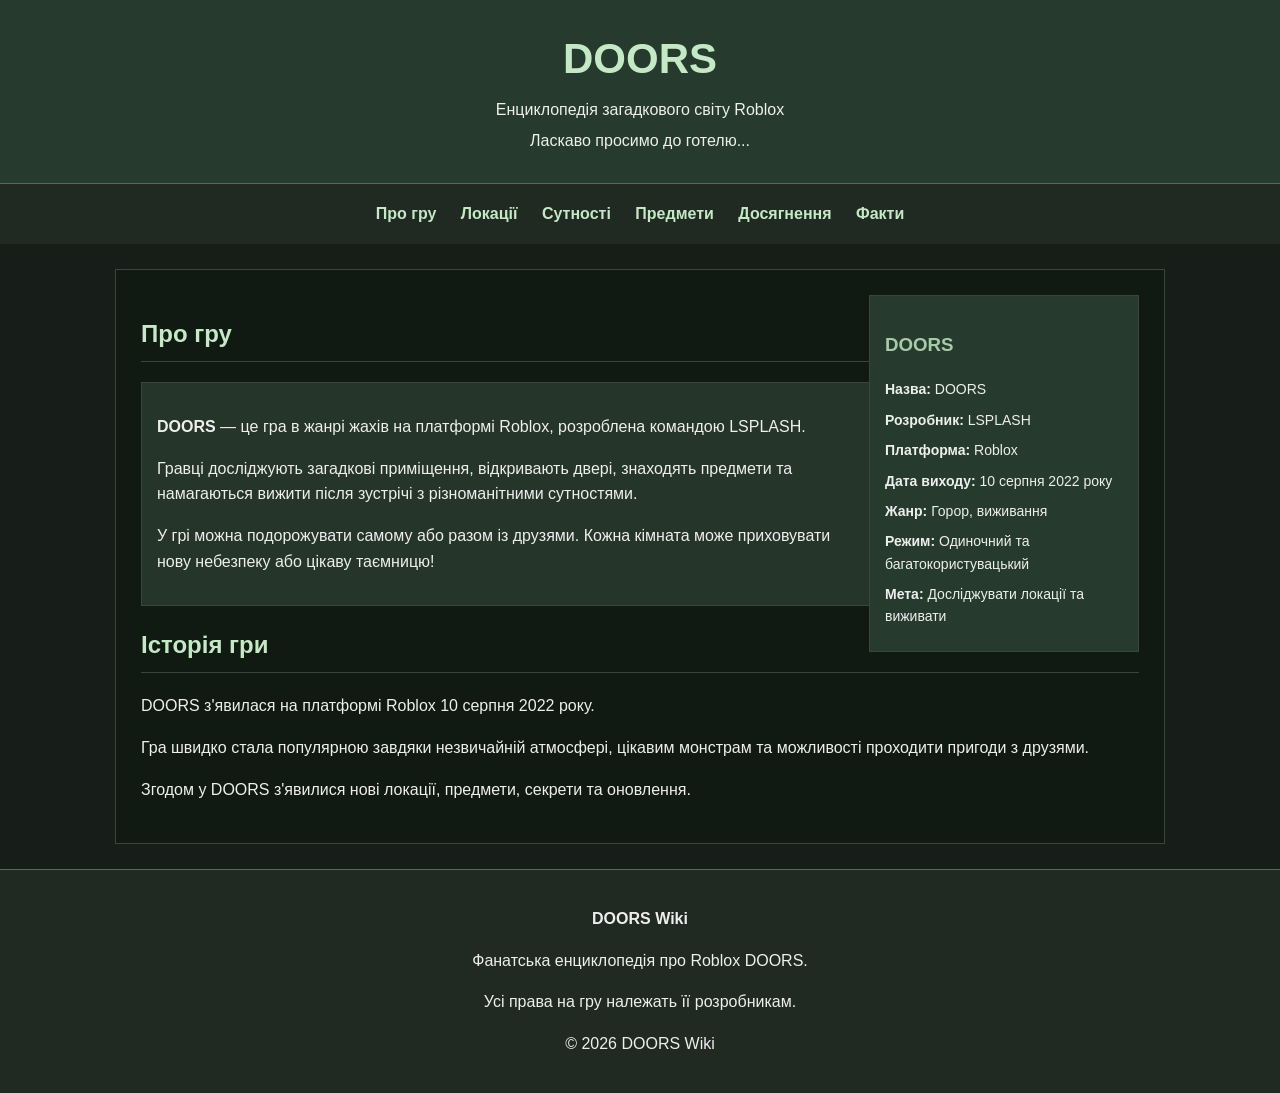
<file: index.html>
<!DOCTYPE html>
<html lang="uk">
<head>
    <meta charset="UTF-8">
    <meta name="viewport" content="width=device-width, initial-scale=1.0">
    <title>DOORS — Вікіпедія</title>
    <meta name="description" content="Фанатська енциклопедія Roblox DOORS. Локації, монстри, предмети та секрети гри.">
    <link rel="stylesheet" href="style.css">
</head>
<body>
<header>
    <h1>DOORS</h1>
    <p>Енциклопедія загадкового світу Roblox</p>
    <p>Ласкаво просимо до готелю...</p>
</header>

<nav>
    <a href="index.html#about">Про гру</a>
    <a href="floors.html">Локації</a>
    <a href="entities.html">Сутності</a>
    <a href="items.html">Предмети</a>
    <a href="badges.html">Досягнення</a>
    <a href="facts.html">Факти</a>
</nav>

<main>
    <aside class="info">
        <h3>DOORS</h3>
        <p><b>Назва:</b> DOORS</p>
        <p><b>Розробник:</b> LSPLASH</p>
        <p><b>Платформа:</b> Roblox</p>
        <p><b>Дата виходу:</b> 10 серпня 2022 року</p>
        <p><b>Жанр:</b> Горор, виживання</p>
        <p><b>Режим:</b> Одиночний та багатокористувацький</p>
        <p><b>Мета:</b> Досліджувати локації та виживати</p>
    </aside>

    <section id="about">
        <h2>Про гру</h2>
        <div class="intro">
            <p><b>DOORS</b> — це гра в жанрі жахів на платформі Roblox, розроблена командою LSPLASH.</p>
            <p>Гравці досліджують загадкові приміщення, відкривають двері, знаходять предмети та намагаються вижити після зустрічі з різноманітними сутностями.</p>
            <p>У грі можна подорожувати самому або разом із друзями. Кожна кімната може приховувати нову небезпеку або цікаву таємницю!</p>
        </div>
    </section>

    <section id="history">
        <h2>Історія гри</h2>
        <p>DOORS з'явилася на платформі Roblox 10 серпня 2022 року.</p>
        <p>Гра швидко стала популярною завдяки незвичайній атмосфері, цікавим монстрам та можливості проходити пригоди з друзями.</p>
        <p>Згодом у DOORS з'явилися нові локації, предмети, секрети та оновлення.</p>
    </section>
</main>

<footer>
    <p><b>DOORS Wiki</b></p>
    <p>Фанатська енциклопедія про Roblox DOORS.</p>
    <p>Усі права на гру належать її розробникам.</p>
    <p>© 2026 DOORS Wiki</p>
</footer>
</body>
</html>
</file>
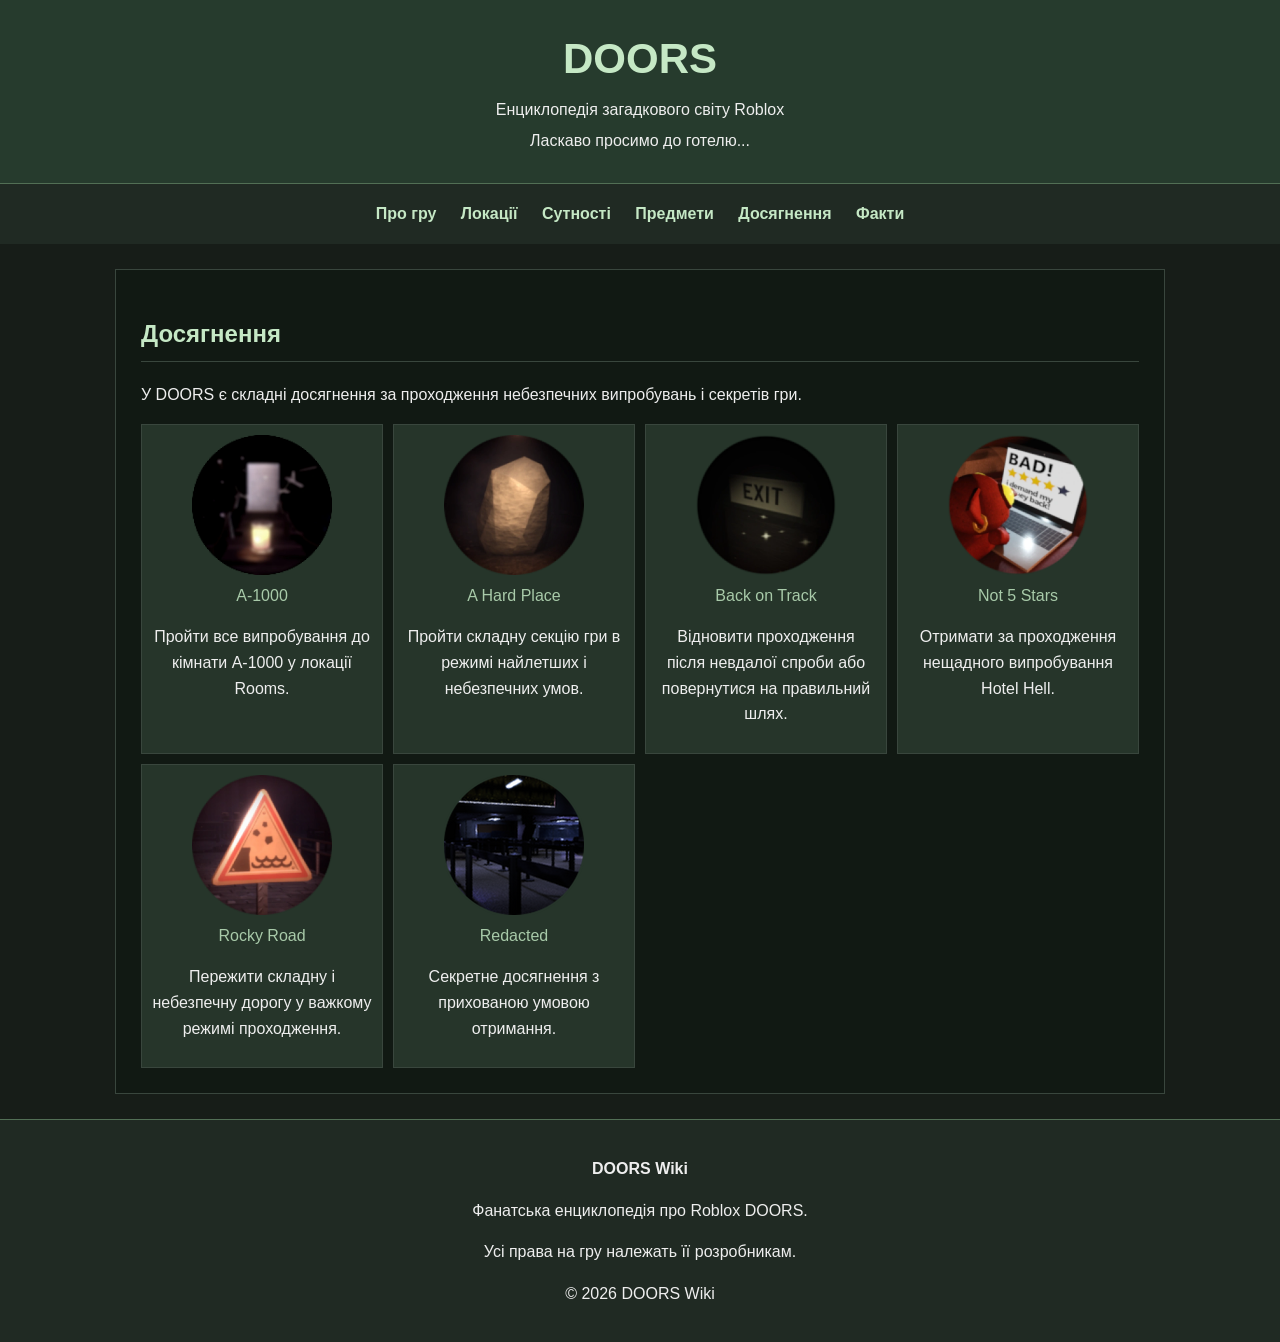
<file: badges.html>
<!DOCTYPE html>
<html lang="uk">
<head>
    <meta charset="UTF-8">
    <meta name="viewport" content="width=device-width, initial-scale=1.0">
    <title>Досягнення — DOORS Wiki</title>
    <link rel="stylesheet" href="style.css">
</head>
<body>
<header>
    <h1>DOORS</h1>
    <p>Енциклопедія загадкового світу Roblox</p>
    <p>Ласкаво просимо до готелю...</p>
</header>
<nav>
    <a href="index.html#about">Про гру</a>
    <a href="floors.html">Локації</a>
    <a href="entities.html">Сутності</a>
    <a href="items.html">Предмети</a>
    <a href="badges.html">Досягнення</a>
    <a href="facts.html">Факти</a>
</nav>

<main>
    <section>
        <h2>Досягнення</h2>
        <p>У DOORS є складні досягнення за проходження небезпечних випробувань і секретів гри.</p>
        <div class="badges">
            <div class="badge"><img src="images/image2.png" alt="A-1000">A-1000<p>Пройти все випробування до кімнати A-1000 у локації Rooms.</p></div>
            <div class="badge"><img src="images/image1.png" alt="A Hard Place">A Hard Place<p>Пройти складну секцію гри в режимі найлетших і небезпечних умов.</p></div>
            <div class="badge"><img src="images/image5.png" alt="Back on Track">Back on Track<p>Відновити проходження після невдалої спроби або повернутися на правильний шлях.</p></div>
            <div class="badge"><img src="images/image21.png" alt="Not 5 Stars">Not 5 Stars<p>Отримати за проходження нещадного випробування Hotel Hell.</p></div>
            <div class="badge"><img src="images/image22.png" alt="Rocky Road">Rocky Road<p>Пережити складну і небезпечну дорогу у важкому режимі проходження.</p></div>
            <div class="badge"><img src="images/image4.png" alt="Redacted">Redacted<p>Секретне досягнення з прихованою умовою отримання.</p></div>
        </div>
    </section>
</main>

<footer>
    <p><b>DOORS Wiki</b></p>
    <p>Фанатська енциклопедія про Roblox DOORS.</p>
    <p>Усі права на гру належать її розробникам.</p>
    <p>© 2026 DOORS Wiki</p>
</footer>
</body>
</html>
</file>
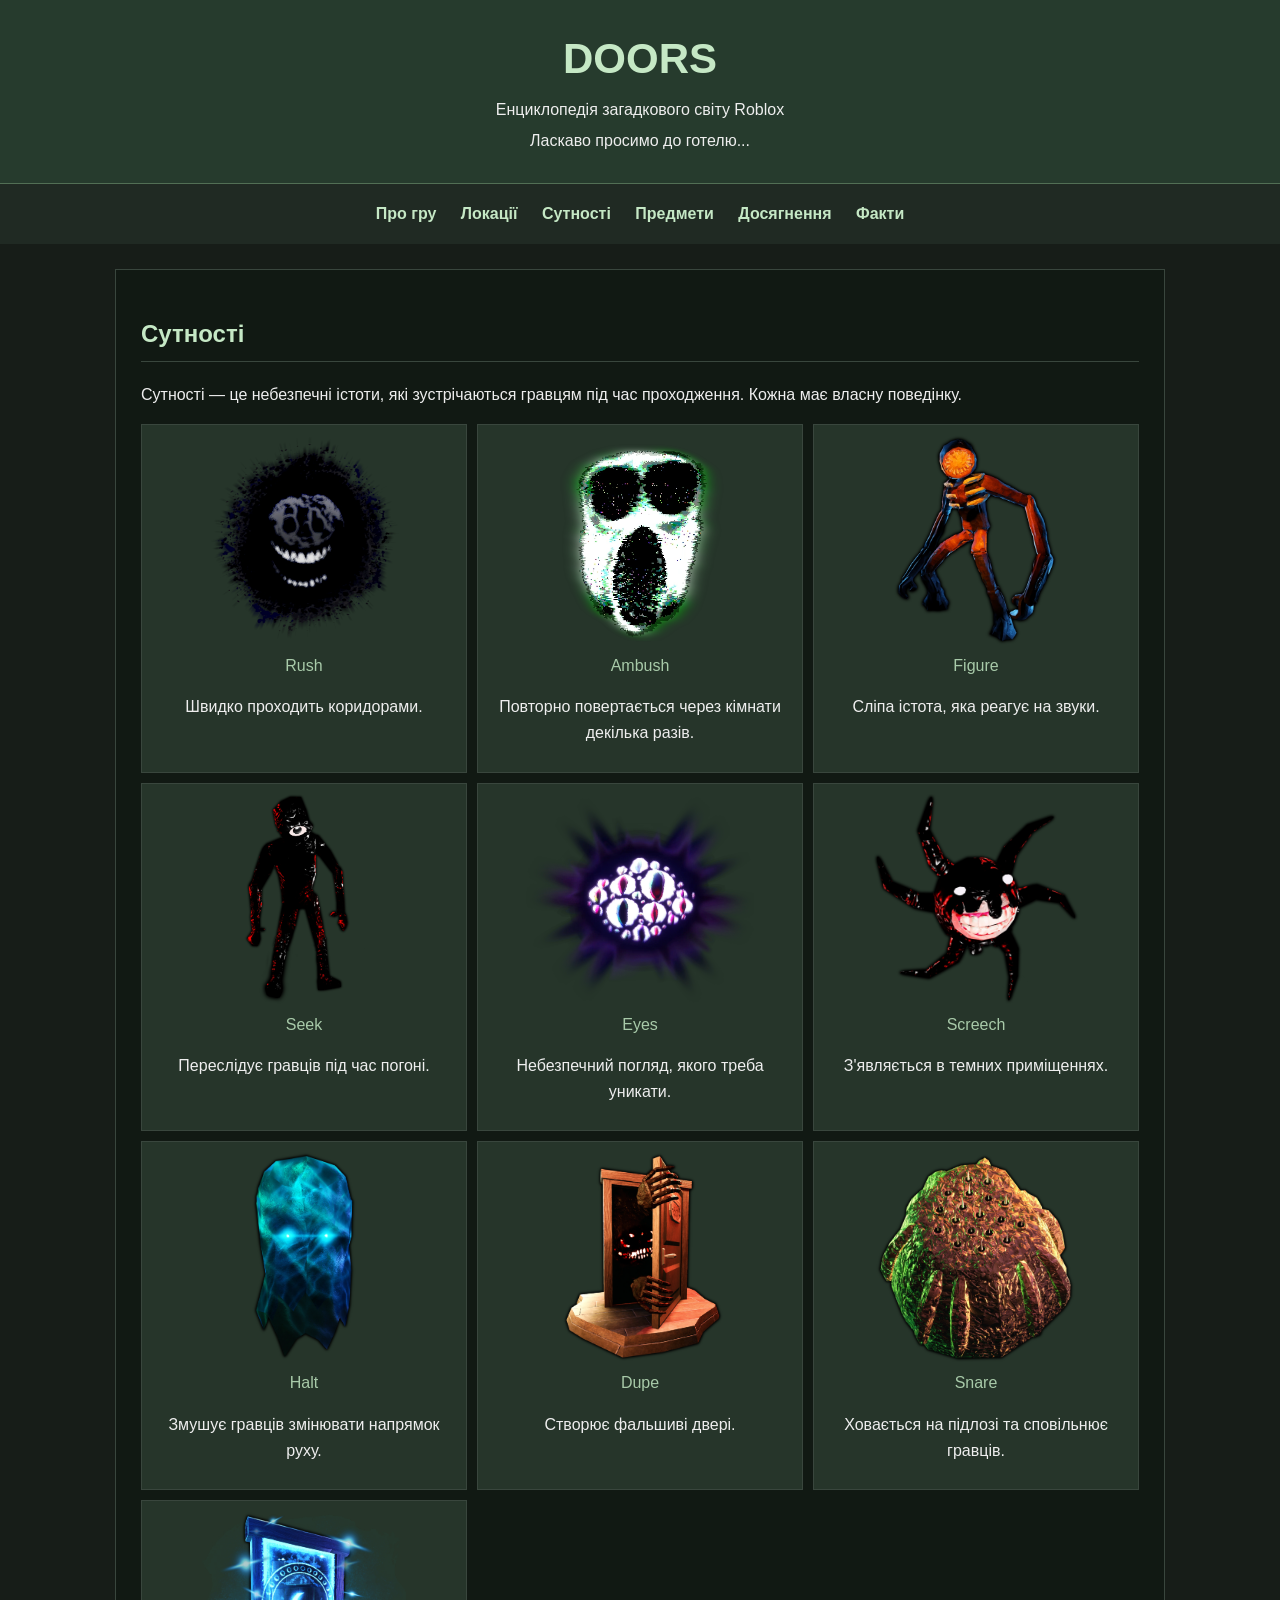
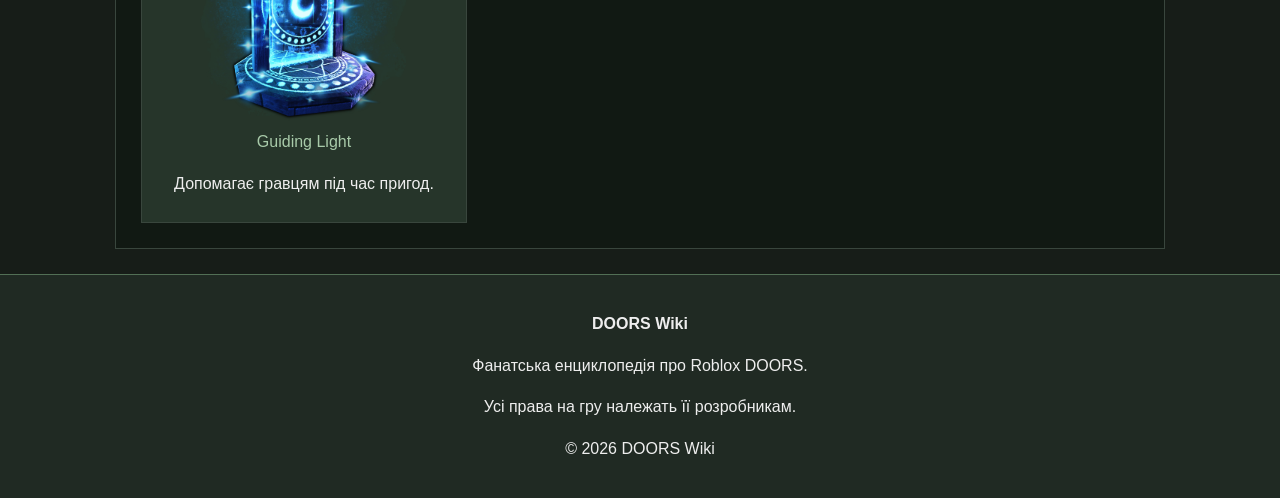
<file: entities.html>
<!DOCTYPE html>
<html lang="uk">
<head>
    <meta charset="UTF-8">
    <meta name="viewport" content="width=device-width, initial-scale=1.0">
    <title>Сутності — DOORS Wiki</title>
    <link rel="stylesheet" href="style.css">
</head>
<body>
<header>
    <h1>DOORS</h1>
    <p>Енциклопедія загадкового світу Roblox</p>
    <p>Ласкаво просимо до готелю...</p>
</header>
<nav>
    <a href="index.html#about">Про гру</a>
    <a href="floors.html">Локації</a>
    <a href="entities.html">Сутності</a>
    <a href="items.html">Предмети</a>
    <a href="badges.html">Досягнення</a>
    <a href="facts.html">Факти</a>
</nav>

<main>
    <section>
        <h2>Сутності</h2>
        <p>Сутності — це небезпечні істоти, які зустрічаються гравцям під час проходження. Кожна має власну поведінку.</p>
        <div class="entities">
            <div class="entity"><img src="images/image23.webp" alt="Rush">Rush<p>Швидко проходить коридорами.</p></div>
            <div class="entity"><img src="images/image3.png" alt="Ambush">Ambush<p>Повторно повертається через кімнати декілька разів.</p></div>
            <div class="entity"><img src="images/image10.webp" alt="Figure">Figure<p>Сліпа істота, яка реагує на звуки.</p></div>
            <div class="entity"><img src="images/image25.png" alt="Seek">Seek<p>Переслідує гравців під час погоні.</p></div>
            <div class="entity"><img src="images/image9.webp" alt="Eyes">Eyes<p>Небезпечний погляд, якого треба уникати.</p></div>
            <div class="entity"><img src="images/image24.png" alt="Screech">Screech<p>З'являється в темних приміщеннях.</p></div>
            <div class="entity"><img src="images/image28.png" alt="Halt">Halt<p>Змушує гравців змінювати напрямок руху.</p></div>
            <div class="entity"><img src="images/image8.png" alt="Dupe">Dupe<p>Створює фальшиві двері.</p></div>
            <div class="entity"><img src="images/image20.png" alt="Snare">Snare<p>Ховається на підлозі та сповільнює гравців.</p></div>
            <div class="entity"><img src="images/image13.png" alt="Guiding Light">Guiding Light<p>Допомагає гравцям під час пригод.</p></div>
        </div>
    </section>
</main>

<footer>
    <p><b>DOORS Wiki</b></p>
    <p>Фанатська енциклопедія про Roblox DOORS.</p>
    <p>Усі права на гру належать її розробникам.</p>
    <p>© 2026 DOORS Wiki</p>
</footer>
</body>
</html>
</file>
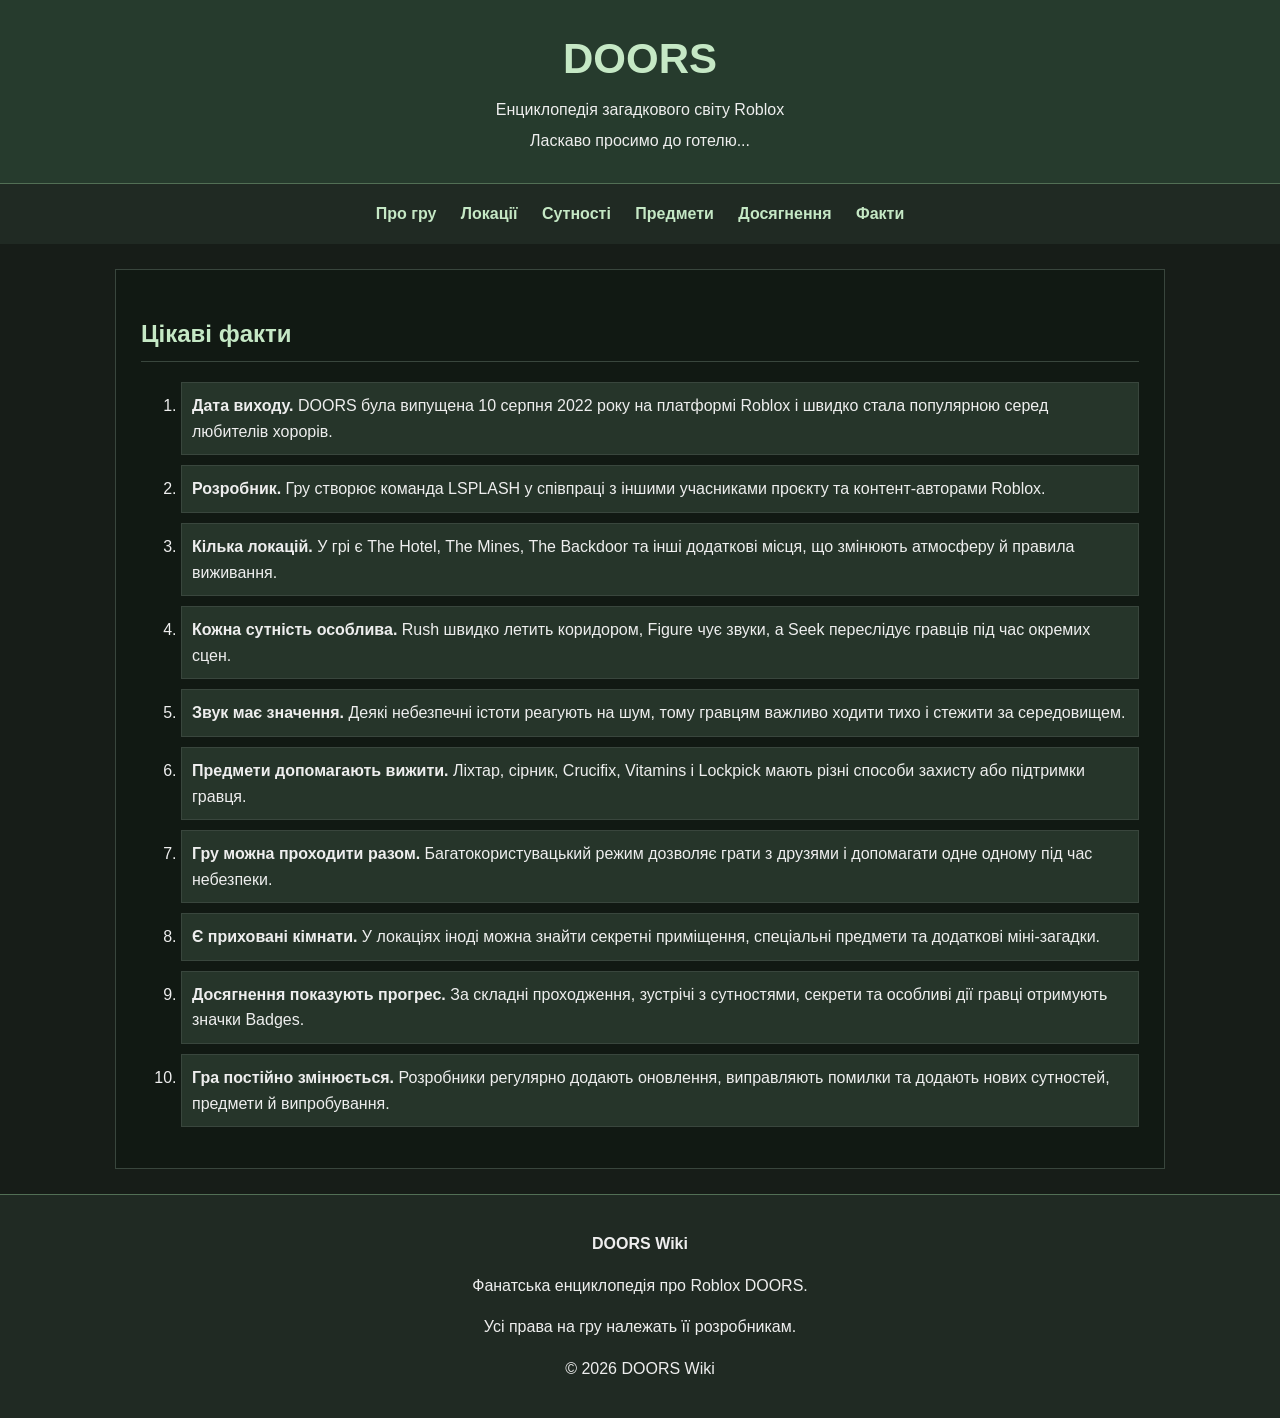
<file: facts.html>
<!DOCTYPE html>
<html lang="uk">
<head>
    <meta charset="UTF-8">
    <meta name="viewport" content="width=device-width, initial-scale=1.0">
    <title>Цікаві факти — DOORS Wiki</title>
    <link rel="stylesheet" href="style.css">
</head>
<body>
<header>
    <h1>DOORS</h1>
    <p>Енциклопедія загадкового світу Roblox</p>
    <p>Ласкаво просимо до готелю...</p>
</header>
<nav>
    <a href="index.html#about">Про гру</a>
    <a href="floors.html">Локації</a>
    <a href="entities.html">Сутності</a>
    <a href="items.html">Предмети</a>
    <a href="badges.html">Досягнення</a>
    <a href="facts.html">Факти</a>
</nav>

<main>
    <section>
        <h2>Цікаві факти</h2>
        <ol class="facts">
            <li><b>Дата виходу.</b> DOORS була випущена 10 серпня 2022 року на платформі Roblox і швидко стала популярною серед любителів хорорів.</li>
            <li><b>Розробник.</b> Гру створює команда LSPLASH у співпраці з іншими учасниками проєкту та контент-авторами Roblox.</li>
            <li><b>Кілька локацій.</b> У грі є The Hotel, The Mines, The Backdoor та інші додаткові місця, що змінюють атмосферу й правила виживання.</li>
            <li><b>Кожна сутність особлива.</b> Rush швидко летить коридором, Figure чує звуки, а Seek переслідує гравців під час окремих сцен.</li>
            <li><b>Звук має значення.</b> Деякі небезпечні істоти реагують на шум, тому гравцям важливо ходити тихо і стежити за середовищем.</li>
            <li><b>Предмети допомагають вижити.</b> Ліхтар, сірник, Crucifix, Vitamins і Lockpick мають різні способи захисту або підтримки гравця.</li>
            <li><b>Гру можна проходити разом.</b> Багатокористувацький режим дозволяє грати з друзями і допомагати одне одному під час небезпеки.</li>
            <li><b>Є приховані кімнати.</b> У локаціях іноді можна знайти секретні приміщення, спеціальні предмети та додаткові міні-загадки.</li>
            <li><b>Досягнення показують прогрес.</b> За складні проходження, зустрічі з сутностями, секрети та особливі дії гравці отримують значки Badges.</li>
            <li><b>Гра постійно змінюється.</b> Розробники регулярно додають оновлення, виправляють помилки та додають нових сутностей, предмети й випробування.</li>
        </ol>
    </section>
</main>

<footer>
    <p><b>DOORS Wiki</b></p>
    <p>Фанатська енциклопедія про Roblox DOORS.</p>
    <p>Усі права на гру належать її розробникам.</p>
    <p>© 2026 DOORS Wiki</p>
</footer>
</body>
</html>
</file>
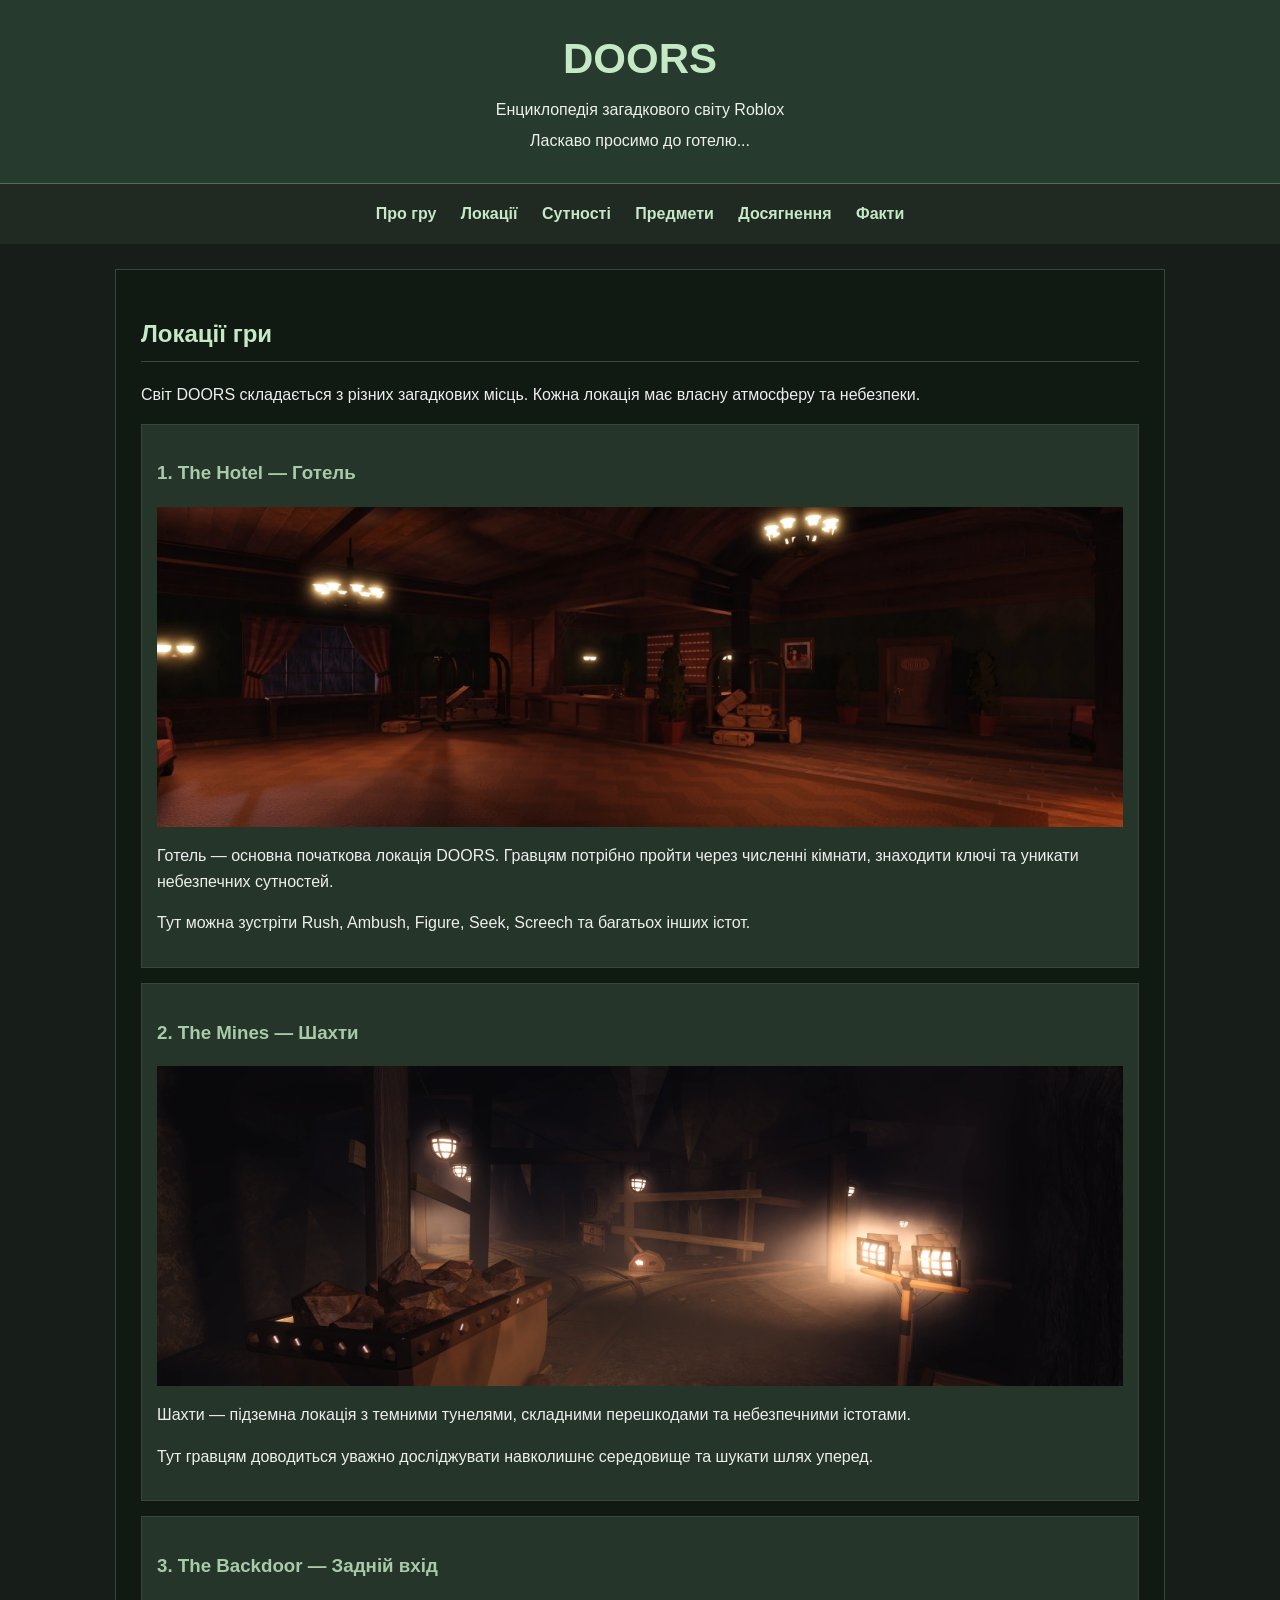
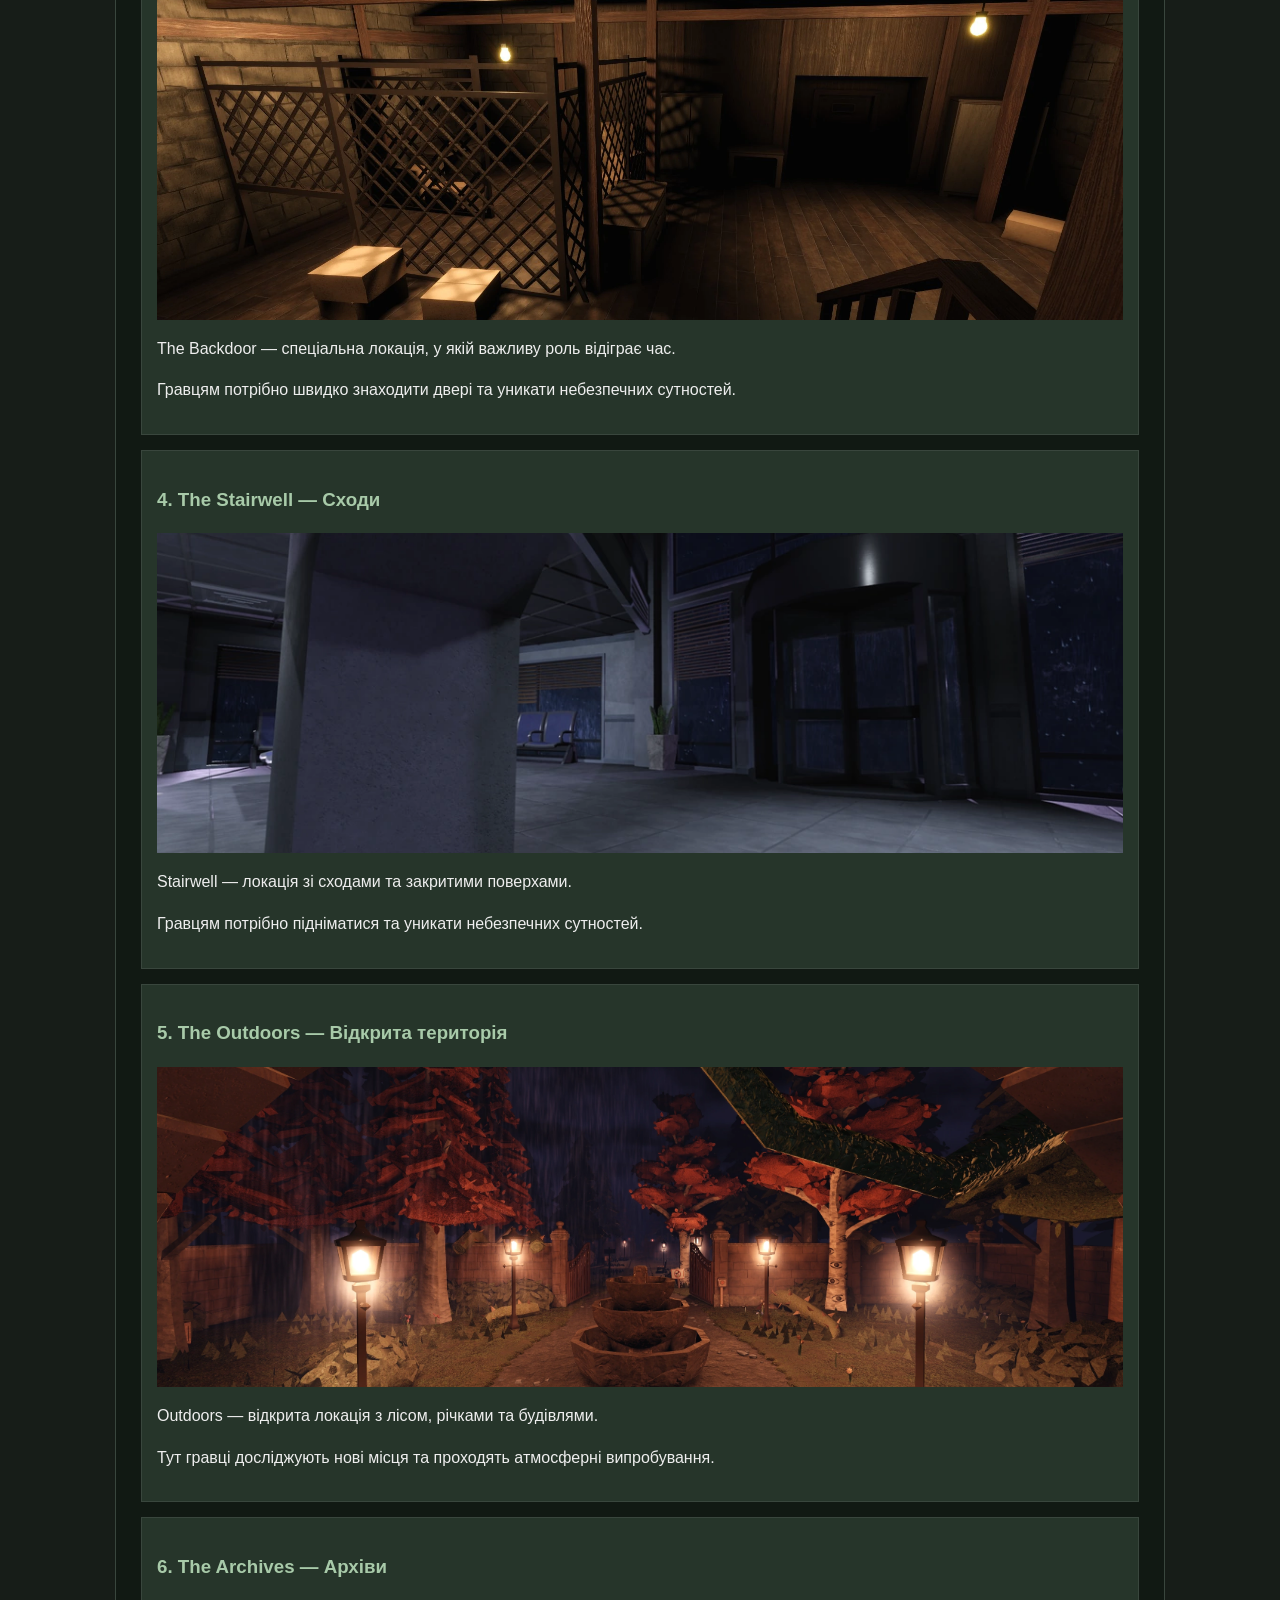
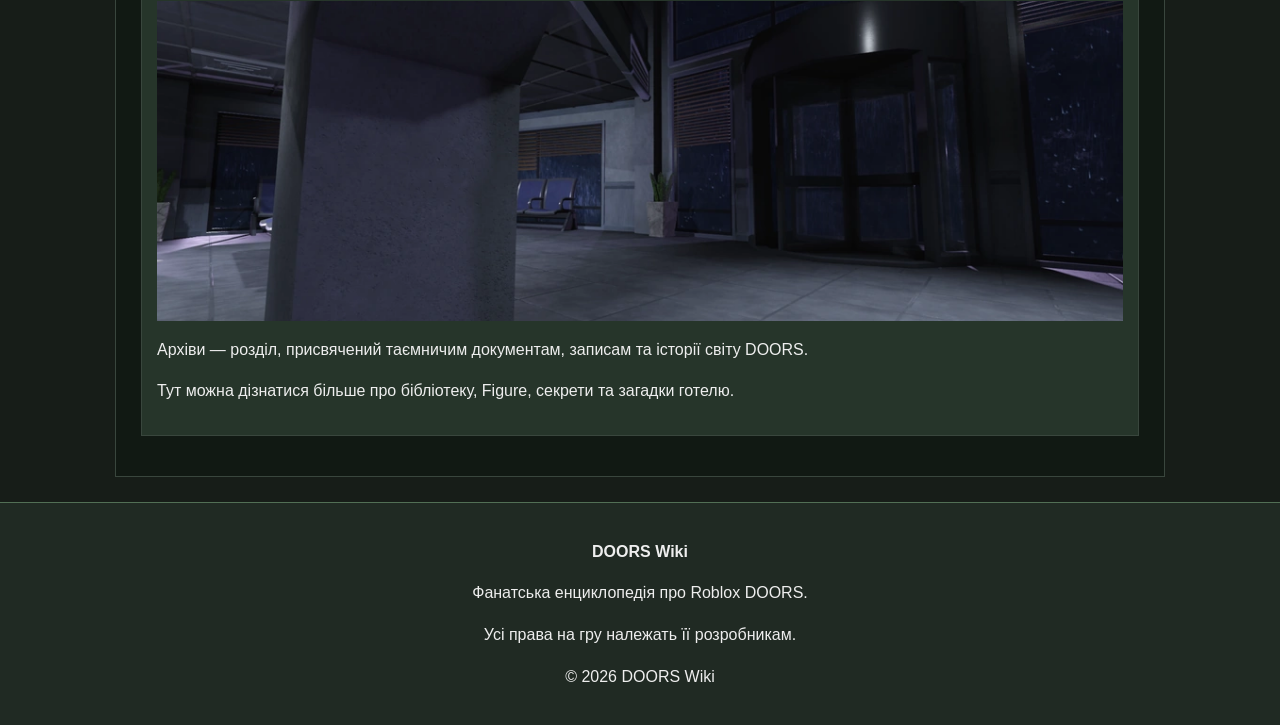
<file: floors.html>
<!DOCTYPE html>
<html lang="uk">
<head>
    <meta charset="UTF-8">
    <meta name="viewport" content="width=device-width, initial-scale=1.0">
    <title>Локації — DOORS Wiki</title>
    <link rel="stylesheet" href="style.css">
</head>
<body>
<header>
    <h1>DOORS</h1>
    <p>Енциклопедія загадкового світу Roblox</p>
    <p>Ласкаво просимо до готелю...</p>
</header>
<nav>
    <a href="index.html#about">Про гру</a>
    <a href="floors.html">Локації</a>
    <a href="entities.html">Сутності</a>
    <a href="items.html">Предмети</a>
    <a href="badges.html">Досягнення</a>
    <a href="facts.html">Факти</a>
</nav>

<main>
    <section>
        <h2>Локації гри</h2>
        <p>Світ DOORS складається з різних загадкових місць. Кожна локація має власну атмосферу та небезпеки.</p>

        <article class="place">
            <h3>1. The Hotel — Готель</h3>
            <img src="images/image19.png" alt="The Hotel">
            <p>Готель — основна початкова локація DOORS. Гравцям потрібно пройти через численні кімнати, знаходити ключі та уникати небезпечних сутностей.</p>
            <p>Тут можна зустріти Rush, Ambush, Figure, Seek, Screech та багатьох інших істот.</p>
        </article>

        <article class="place">
            <h3>2. The Mines — Шахти</h3>
            <img src="images/image18.png" alt="The Mines">
            <p>Шахти — підземна локація з темними тунелями, складними перешкодами та небезпечними істотами.</p>
            <p>Тут гравцям доводиться уважно досліджувати навколишнє середовище та шукати шлях уперед.</p>
        </article>

        <article class="place">
            <h3>3. The Backdoor — Задній вхід</h3>
            <img src="images/image6.jpg" alt="The Backdoor">
            <p>The Backdoor — спеціальна локація, у якій важливу роль відіграє час.</p>
            <p>Гравцям потрібно швидко знаходити двері та уникати небезпечних сутностей.</p>
        </article>

        <article class="place">
            <h3>4. The Stairwell — Сходи</h3>
            <img src="images/image27.png" alt="The Stairwell">
            <p>Stairwell — локація зі сходами та закритими поверхами.</p>
            <p>Гравцям потрібно підніматися та уникати небезпечних сутностей.</p>
        </article>

        <article class="place">
            <h3>5. The Outdoors — Відкрита територія</h3>
            <img src="images/image12.png" alt="The Outdoors">
            <p>Outdoors — відкрита локація з лісом, річками та будівлями.</p>
            <p>Тут гравці досліджують нові місця та проходять атмосферні випробування.</p>
        </article>

        <article class="place">
            <h3>6. The Archives — Архіви</h3>
            <img src="images/image27.png" alt="The Archives">
            <p>Архіви — розділ, присвячений таємничим документам, записам та історії світу DOORS.</p>
            <p>Тут можна дізнатися більше про бібліотеку, Figure, секрети та загадки готелю.</p>
        </article>
    </section>
</main>

<footer>
    <p><b>DOORS Wiki</b></p>
    <p>Фанатська енциклопедія про Roblox DOORS.</p>
    <p>Усі права на гру належать її розробникам.</p>
    <p>© 2026 DOORS Wiki</p>
</footer>
</body>
</html>
</file>
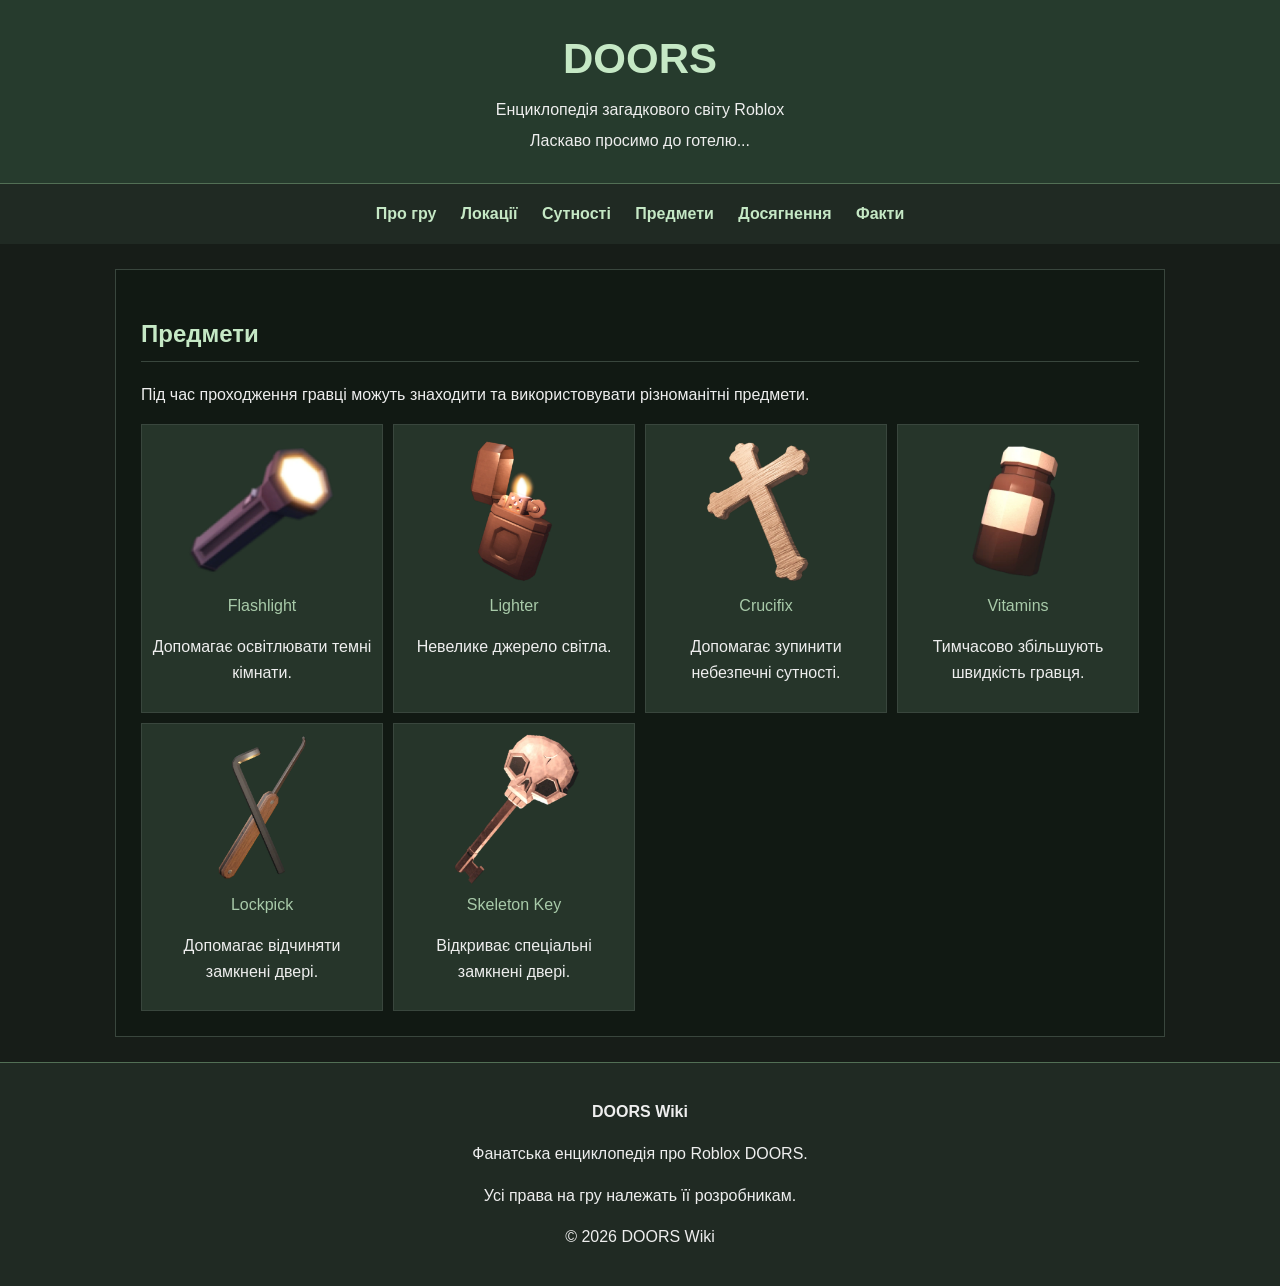
<file: items.html>
<!DOCTYPE html>
<html lang="uk">
<head>
    <meta charset="UTF-8">
    <meta name="viewport" content="width=device-width, initial-scale=1.0">
    <title>Предмети — DOORS Wiki</title>
    <link rel="stylesheet" href="style.css">
</head>
<body>
<header>
    <h1>DOORS</h1>
    <p>Енциклопедія загадкового світу Roblox</p>
    <p>Ласкаво просимо до готелю...</p>
</header>
<nav>
    <a href="index.html#about">Про гру</a>
    <a href="floors.html">Локації</a>
    <a href="entities.html">Сутності</a>
    <a href="items.html">Предмети</a>
    <a href="badges.html">Досягнення</a>
    <a href="facts.html">Факти</a>
</nav>

<main>
    <section>
        <h2>Предмети</h2>
        <p>Під час проходження гравці можуть знаходити та використовувати різноманітні предмети.</p>
        <div class="items">
            <div class="item"><img src="images/image11.png" alt="Flashlight">Flashlight<p>Допомагає освітлювати темні кімнати.</p></div>
            <div class="item"><img src="images/image14.png" alt="Lighter">Lighter<p>Невелике джерело світла.</p></div>
            <div class="item"><img src="images/image7.png" alt="Crucifix">Crucifix<p>Допомагає зупинити небезпечні сутності.</p></div>
            <div class="item"><img src="images/image15.png" alt="Vitamins">Vitamins<p>Тимчасово збільшують швидкість гравця.</p></div>
            <div class="item"><img src="images/image17.png" alt="Lockpick">Lockpick<p>Допомагає відчиняти замкнені двері.</p></div>
            <div class="item"><img src="images/image26.png" alt="Skeleton Key">Skeleton Key<p>Відкриває спеціальні замкнені двері.</p></div>
        </div>
    </section>
</main>

<footer>
    <p><b>DOORS Wiki</b></p>
    <p>Фанатська енциклопедія про Roblox DOORS.</p>
    <p>Усі права на гру належать її розробникам.</p>
    <p>© 2026 DOORS Wiki</p>
</footer>
</body>
</html>
</file>
<file: style.css>
* {
    box-sizing: border-box;
}

body {
    margin: 0;
    background: #171d18;
    color: #eee;
    font-family: Arial, sans-serif;
    line-height: 1.6;
}

header {
    padding: 25px 15px;
    text-align: center;
    background: #263b2d;
    border-bottom: 1px solid #526f55;
}

header h1 {
    margin: 0;
    color: #c5e8c5;
    font-size: 42px;
}

header p {
    margin: 5px 0;
}

nav {
    padding: 12px;
    text-align: center;
    background: #202a23;
}

nav a {
    display: inline-block;
    margin: 5px 10px;
    color: #c5e8c5;
    font-weight: bold;
    text-decoration: none;
}

main {
    max-width: 1050px;
    width: 92%;
    margin: 25px auto;
    padding: 25px;
    background: #111913;
    border: 1px solid #39463d;
}

h2 {
    padding-bottom: 8px;
    color: #c5e8c5;
    border-bottom: 1px solid #39463d;
}

h3,
.entity,
.item,
.badge {
    color: #a8caa9;
}

.info {
    float: right;
    width: 270px;
    margin: 0 0 20px 20px;
    padding: 15px;
    background: #263b2d;
    border: 1px solid #39463d;
}

.info p {
    margin: 8px 0;
    font-size: 14px;
}

.intro,
.place,
.entity,
.item,
.badge {
    background: #26352a;
    border: 1px solid #39463d;
}

.intro,
.place {
    padding: 15px;
}

.place {
    margin: 15px 0;
}

.place img {
    display: block;
    width: 100%;
    max-height: 320px;
    margin: 12px 0;
    object-fit: cover;
}

.entities,
.items,
.badges {
    display: grid;
    grid-template-columns: repeat(4, 1fr);
    gap: 10px;
}

.entities {
    grid-template-columns: repeat(3, 1fr);
}

.entity,
.item,
.badge {
    padding: 10px;
    text-align: center;
}

.entity img,
.item img,
.badge img {
    display: block;
    width: 100%;
    height: 120px;
    margin-bottom: 8px;
    object-fit: contain;
}

.entity img {
    height: 210px;
}

.item img {
    height: 150px;
}

.badge img {
    height: 140px;
}

.entity p,
.item p,
.badge p {
    color: #eee;
    font-weight: normal;
}

.facts li {
    margin: 10px 0;
    padding: 10px;
    background: #26352a;
    border: 1px solid #39463d;
}

footer {
    padding: 20px;
    text-align: center;
    background: #202a23;
    border-top: 1px solid #526f55;
}

@media (max-width: 700px) {
    main {
        width: 95%;
        margin: 15px auto;
        padding: 15px;
    }

    .info {
        float: none;
        width: 100%;
        margin: 0 0 15px;
    }

    .entities,
    .items,
    .badges {
        grid-template-columns: repeat(2, 1fr);
    }
}

@media (max-width: 380px) {
    .entities,
    .items,
    .badges {
        grid-template-columns: 1fr;
    }
}
</file>
